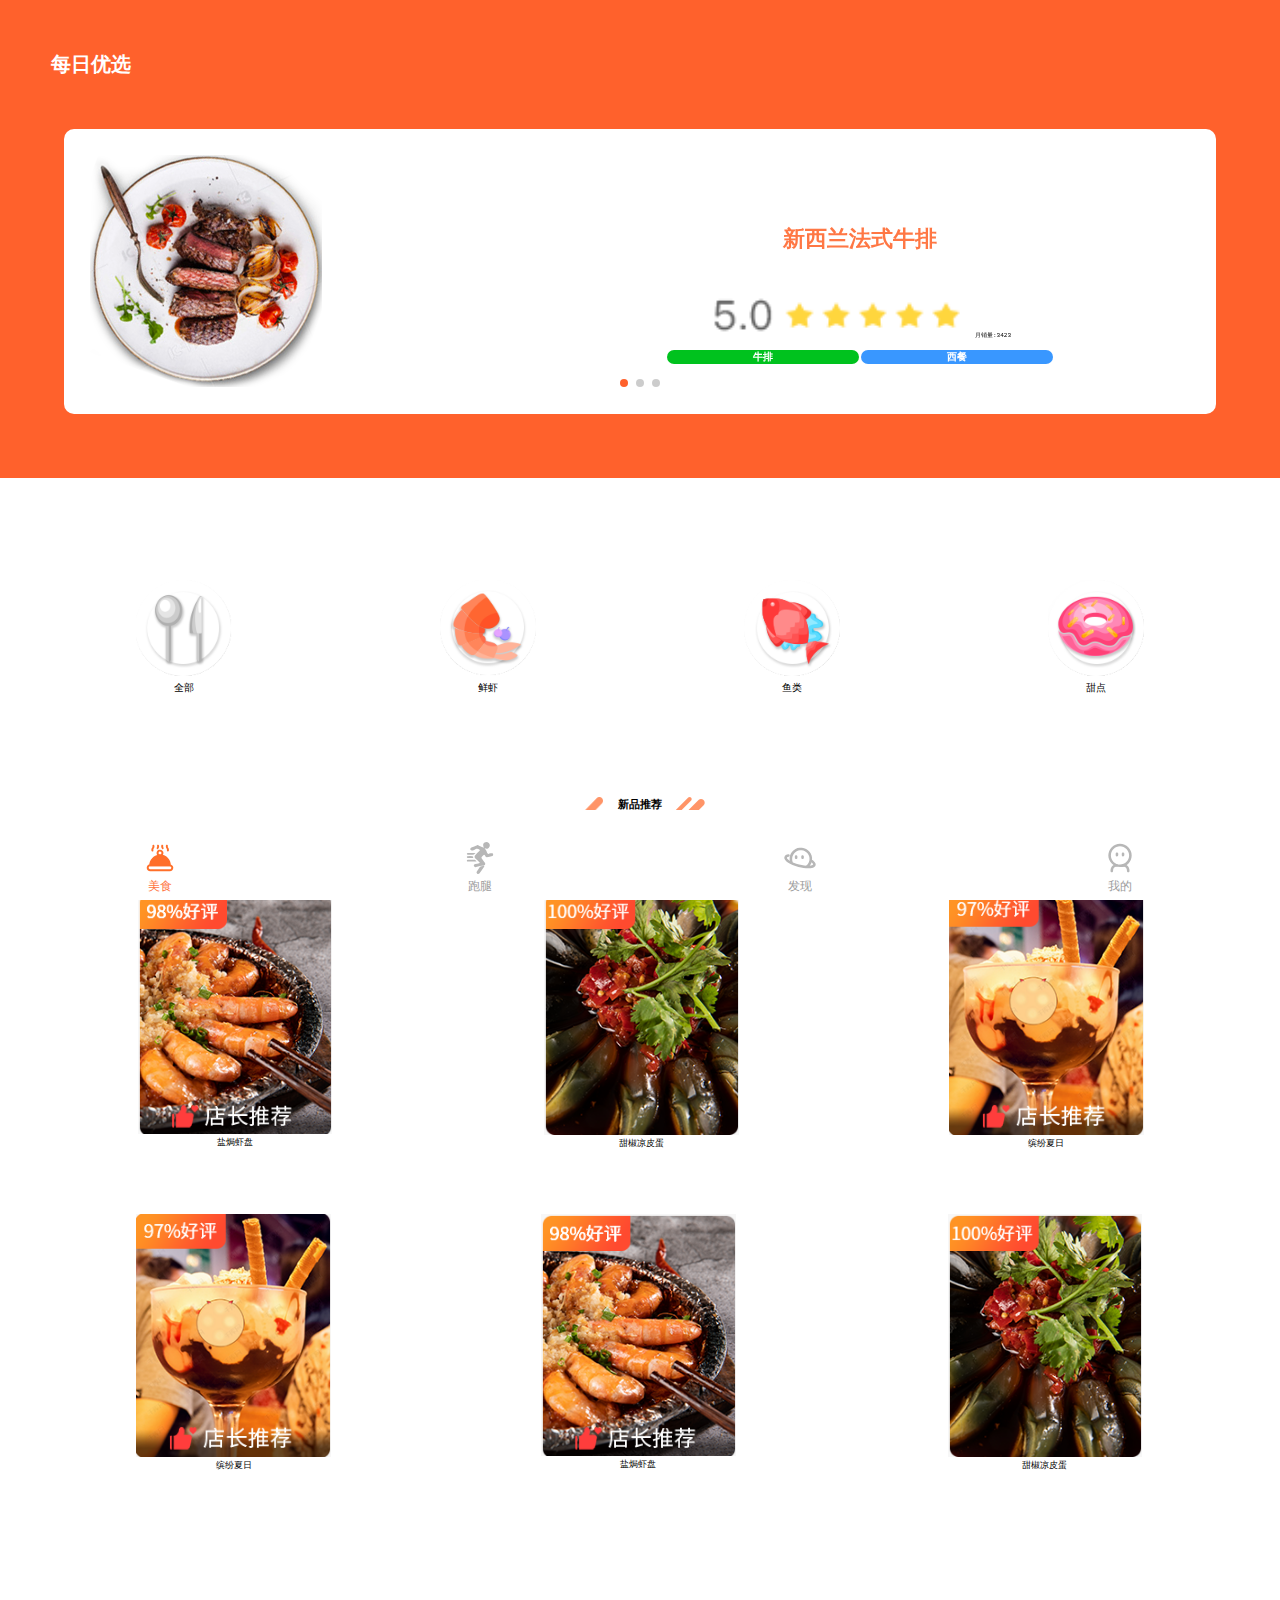
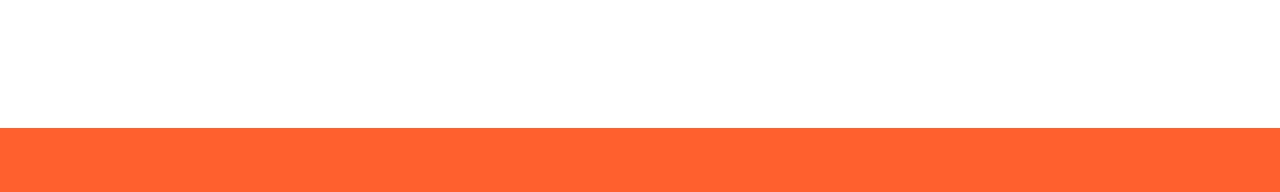
<file: index.html>
<!DOCTYPE html>
<html lang="en">

<head>
	<meta charset="UTF-8">
	<meta name="viewport"
		content="width=device-width, height=device-height,initial-scale=1.0, maximum-scale=1.0, minimum-scale=1.0, user-scalable=no">
	<meta http-equiv="X-UA-Compatible" content="ie=edge">
	<title>首页</title>
	<link rel="stylesheet" type="text/css" href="./css/swiper.css">
	<link rel="stylesheet" type="text/css" href="./css/swiper.min.css">
	<link rel="stylesheet" type="text/css" href="./css/index.css">
	<script src="js/swiper.js"></script>
	<script src="js/swiper.min.js"></script>
	<script src="js/jquery-1.9.1.min.js"></script>
	<script src="./js/b3.js"></script>
</head>

<body>
	<div class="mr-boder">
		<div class="mr-title">
			<p>每日优选</p>
		</div>

		<div class="swiper-containe" id="b3">
			<div class="swiper-wrapper">
				<div class="swiper-slide">
					<div class="mr-back">
						<!-- 搜索栏 -->
						<div class="tu"><img src="images/SY-XXLFSNP.png">
						</div>

						<!-- 优选栏 -->
						<div class="wz">
							<p>新西兰法式牛排</p>
							<div class="pjxl">
								<img src="images/5x.png">
								<samp>月销量:3423</samp>
							</div>
							<div class="bq" style="padding: 10px;">
								<button>牛排</button>
								<button>西餐</button>
							</div>
						</div>
					</div>
				</div>
				<div class="swiper-slide">
					<div class="mr-back">
						<!-- 搜索栏 -->
						<div class="tu"><img src="images/SY-XLX.png">
						</div>

						<!-- 优选栏 -->
						<div class="wz">
							<p>麻辣小龙虾</p>
							<div class="pjxl">
								<img src="images/5x.png">
								<samp>月销量:2123</samp>
							</div>
							<div class="bq" style="padding: 10px;">
								<button>香辣</button>
								<button>湘菜</button>
							</div>
						</div>
					</div>
				</div>
				<div class="swiper-slide">
					<div class="mr-back">
						<!-- 搜索栏 -->
						<div class="tu"><img src="images/SY-DPR.png">
						</div>

						<!-- 优选栏 -->
						<div class="wz">
							<p>东坡肉</p>
							<div class="pjxl">
								<img src="images/5x.png">
								<samp>月销量:3013</samp>
							</div>
							<div class="bq" style="padding: 10px;">
								<button>浙菜</button>
								<button>中餐</button>
							</div>
						</div>
					</div>
				</div>
			</div>
			<div class="swiper-pagination"></div>
		</div>
		<div class="hk"></div>
		<!-- 下面白盒子 -->
		<div class="xm">
			<!-- 分类栏 -->
			<div class="fl">
				<div class="xk">
					<a href="quanbufenglei.html">
						<div><img src="images/SY-QB.png"></div>
						<div><samp>全部</samp></div>
					</a>
				</div>
				<div class="xk">
					<a href="xianxia.html">
						<div><img src="images/SY-XX.png"></div>
						<div><samp>鲜虾</samp></div>
					</a>
				</div>
				<div class="xk">
					<a href="yulei.html">
						<div><img src="images/SY-YL.png"></div>
						<div><samp>鱼类</samp></div>
					</a>
				</div>
				<div class="xk">
					<a href="tiandian.html">
						<div><img src="images/SY-TD.png"></div>
						<div><samp>甜点</samp></div>
					</a>
				</div>
			</div>

			<!-- 推荐栏 -->
			<div class="xptj">
				<img src="images/SY-XP.png">
				<p>新品推荐</p>
				<img src="images/SY-TJ.png">
			</div>

			<!-- 推荐卡片 -->
			<div class="kp">
				<div class="kpxk">
					<div class="tp">
						<img src="images/SY-sp1.png">
					</div>
					<div class="wz"><samp>盐焗虾盘</samp></div>
				</div>

				<div class="kpxk">
					<div class="tp"><img src="images/SY-sp2.png">
					</div>
					<div class="wz"><samp>甜椒凉皮蛋</samp></div>
				</div>
				<div class="kpxk">
					<div class="tp"><img src="images/SY-sp3.png" style="width: 91.3%">
					</div>
					<div class="wz"><samp>缤纷夏日</samp></div>
				</div>
			</div>
			<div class="kp">
				<div class="kpxk">
					<div class="tp"><img src="images/SY-sp3.png" style="width: 91.3%">
					</div>
					<div class="wz"><samp>缤纷夏日</samp></div>
				</div>
				<div class="kpxk">
					<div class="tp">
						<img src="images/SY-sp1.png">
					</div>
					<div class="wz"><samp>盐焗虾盘</samp></div>
				</div>
				<div class="kpxk">
					<div class="tp"><img src="images/SY-sp2.png">
					</div>
					<div class="wz"><samp>甜椒凉皮蛋</samp></div>
				</div>

			</div>
		</div>
	</div>

	<!-- 导航栏 -->
	<div class="DHL">
		<ul>
			<li><a href="index.html"><img src="images/DHL-MS(XZ).png"></a><span style="color: #ff743f;">美食</span></li>
			<li><a href="paotui.html"><img src="images/DHL-PT(WXZ).png"></a><span>跑腿</span></li>
			<li><a href="faxian.html"><img src="images/DHL-FX(WXZ).png"></a><span>发现</span style="color: #ff743f;"></li>
			<li><a href="wode.html"><img src="images/DHL-WD(WXZ).png"></a><span>我的</span></li>
		</ul>
	</div>

</body>

</html>
</file>
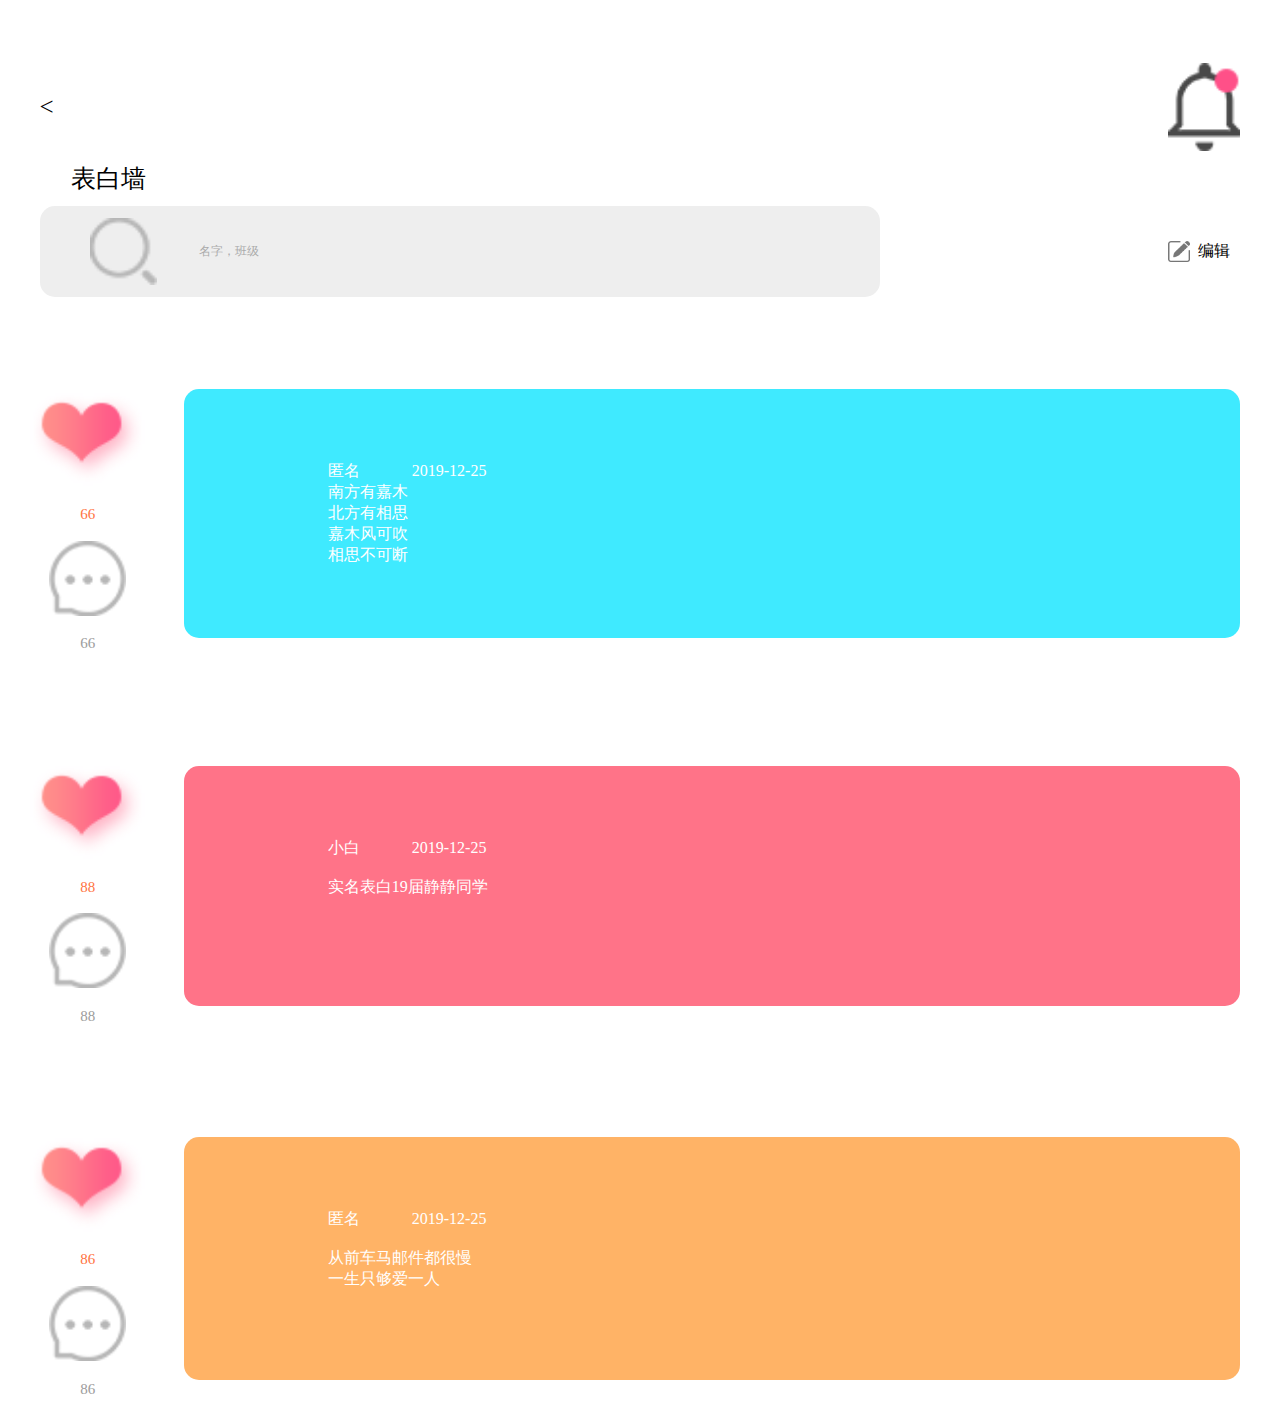
<file: biaobaiqiang.html>
<!DOCTYPE html>
<html lang="en">

<head>
    <meta charset="UTF-8">
    <meta name="viewport" content="width=device-width, initial-scale=1.0">
    <meta http-equiv="X-UA-Compatible" content="ie=edge">
    <title>表白墙</title>
    <link rel="stylesheet" type="text/css" href="./css/biaobaiqiang.css">
</head>

<body>
    <div class="top">
        <a href="faxian.html">
			&lt;</a> <img src="images/BBQ-TZ.png">
    </div>
    <span>表白墙</span>

    <!-- 搜索框 -->
    <div class="ss">
        <div class="zoubian">
            <img src="images/BBQ-SS.png">
            <span>名字，班级</span>
        </div>
        <div class="youbian">
            <img src="images/BBQ-BJ.png">&nbsp;&nbsp;编辑
        </div>
    </div>
    <!-- 表白内容 -->
    <div class="bb">
        <div class="dz">
            <ul>
                <li><img src="images/BBQ-DZ(XZ).png"><span>66</span>
                </li>
                <li><img src="images/BBQ-PJ.png"><span>66</span></li>
            </ul>
        </div>
        <div class="bbxq" style="background: #3feaff;">
            <ul>
                <li>匿名&nbsp;&nbsp;&nbsp;&nbsp;&nbsp;&nbsp;&nbsp;&nbsp;&nbsp;&nbsp;&nbsp;&nbsp;&nbsp;2019-12-25</li>
                <li>南方有嘉木</li>
                <li>北方有相思</li>
                <li>嘉木风可吹</li>
                <li>相思不可断</li>
            </ul>
        </div>
    </div>

    <!-- 表白内容 -->
    <div class="bb">
        <div class="dz">
            <ul>
                <li><img src="images/BBQ-DZ(XZ).png"><span>88</span>
                </li>
                <li><img src="images/BBQ-PJ.png"><span>88</span></li>
            </ul>
        </div>
        <div class="bbxq" style="background: #ff7388;">
            <ul>
                <li>小白&nbsp;&nbsp;&nbsp;&nbsp;&nbsp;&nbsp;&nbsp;&nbsp;&nbsp;&nbsp;&nbsp;&nbsp;&nbsp;2019-12-25</li>
                <li>&nbsp;&nbsp;&nbsp;&nbsp;&nbsp;&nbsp;</li>
                <li>实名表白19届静静同学</li>
                <li>&nbsp;&nbsp;&nbsp;&nbsp;&nbsp;&nbsp;</li>
                <li>&nbsp;&nbsp;&nbsp;&nbsp;&nbsp;&nbsp;</li>
            </ul>
        </div>
    </div>

    <!-- 表白内容 -->
    <div class="bb">
        <div class="dz">
            <ul>
                <li><img src="images/BBQ-DZ(XZ).png"><span>86</span>
                </li>
                <li><img src="images/BBQ-PJ.png"><span>86</span></li>
            </ul>
        </div>
        <div class="bbxq">
            <ul>
                <li>匿名&nbsp;&nbsp;&nbsp;&nbsp;&nbsp;&nbsp;&nbsp;&nbsp;&nbsp;&nbsp;&nbsp;&nbsp;&nbsp;2019-12-25</li>
                <li>&nbsp;&nbsp;&nbsp;&nbsp;&nbsp;&nbsp;</li>
                <li>从前车马邮件都很慢</li>
                <li>一生只够爱一人</li>
                <li>&nbsp;&nbsp;&nbsp;&nbsp;&nbsp;&nbsp;</li>
            </ul>
        </div>
    </div>

</body>

</html>
</file>
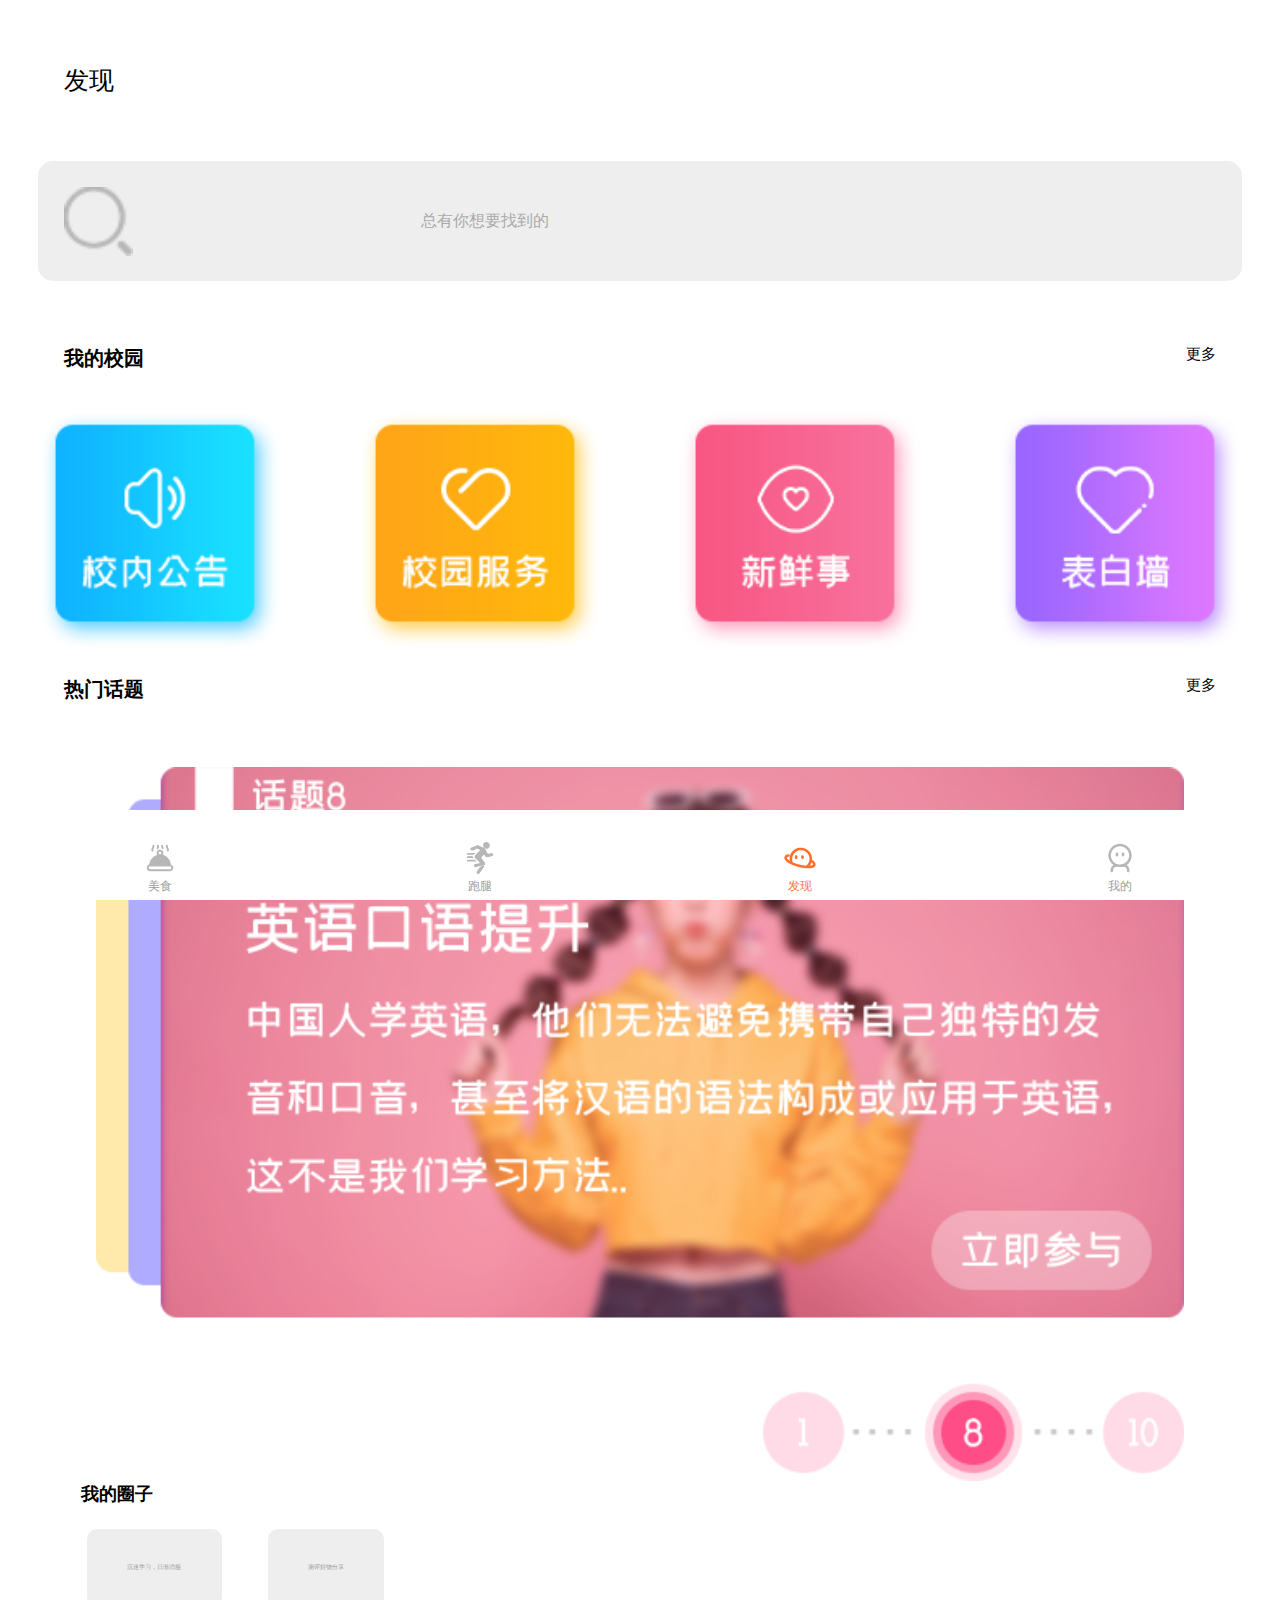
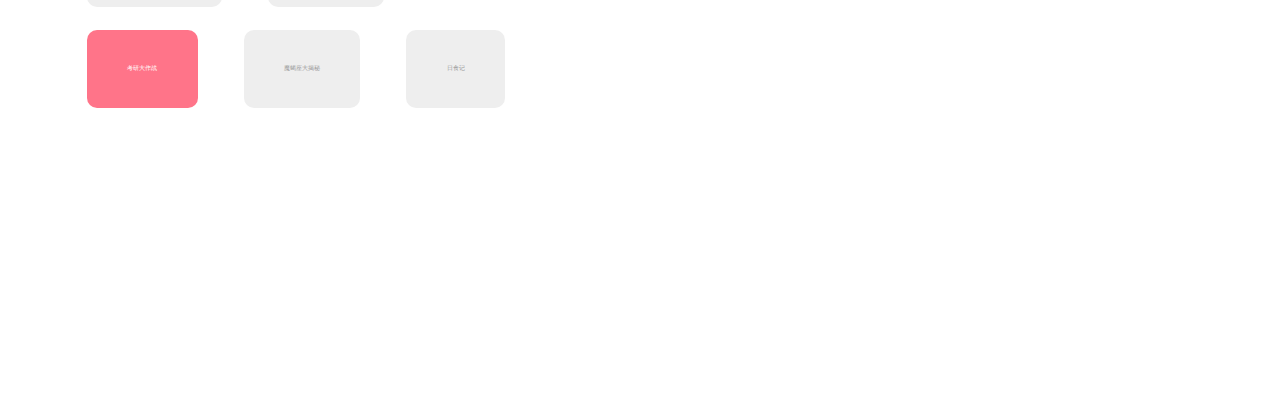
<file: faxian.html>
<!DOCTYPE html>
<html lang="en">

	<head>
		<meta charset="UTF-8">
		<meta name="viewport" content="width=device-width, initial-scale=1.0">
		<meta http-equiv="X-UA-Compatible" content="ie=edge">
		<title>发现</title>
		<link rel="stylesheet" type="text/css" href="./css/faxian.css">


	</head>

	<body>
		<p class="fx">发现</p>
		<!-- 搜索框 -->
		<div class="ss">
			<img src="images/BBQ-SS.png">
			<span>总有你想要找到的</span>
		</div>
		<!-- 标题1 -->
		<div class="xy"><span>我的校园</span><span>更多</span></div>
		<div class="wdxy">
			<ul>
				<li><img src="images/FX-XNGG.png" width="75%"></li>
				<li><img src="images/FX-XYFW.png" width="75%"></li>
				<li><img src="images/FX-XXS.png" width="75%"></li>
				<li><a href="biaobaiqiang.html"><img src="images/FX-BBQ.png"></a></li>
			</ul>
		</div>
		<!-- 标题2 -->
		<div class="rmht"><span>热门话题</span><span>更多</span></div>
		<div class="htzp"><img src="images/FX-RMHT.png"></div>
		<div class="qz">
			<span>我的圈子</span>
			<ul class="qz1">
				<li>沉迷学习，日渐消瘦</li>
				<li>测评好物分享</li>
			</ul>
			<ul class="qz2">
				<li>考研大作战</li>
				<li>魔蝎座大揭秘</li>
				<li>日食记</li>
			</ul>
		</div>
		<!-- 导航栏 -->
		<div class="DHL">
			<ul>
				<li><a href="index.html"><img src="images/DHL-MS(WXZ).png"></a><span>美食</span></li>
				<li><a href="paotui.html"><img src="images/DHL-PT(WXZ).png"></a><span>跑腿</span></li>
				<li><a href="faxian.html"><img src="images/DHL-FX(XZ).png"></a><span style="color: #ff743f;">发现</span style="color: #ff743f;"></li>
				<li><a href="wode.html"><img src="images/DHL-WD(WXZ).png"></a><span>我的</span></li>
			</ul>
		</div>
	</body>

</html>
</file>
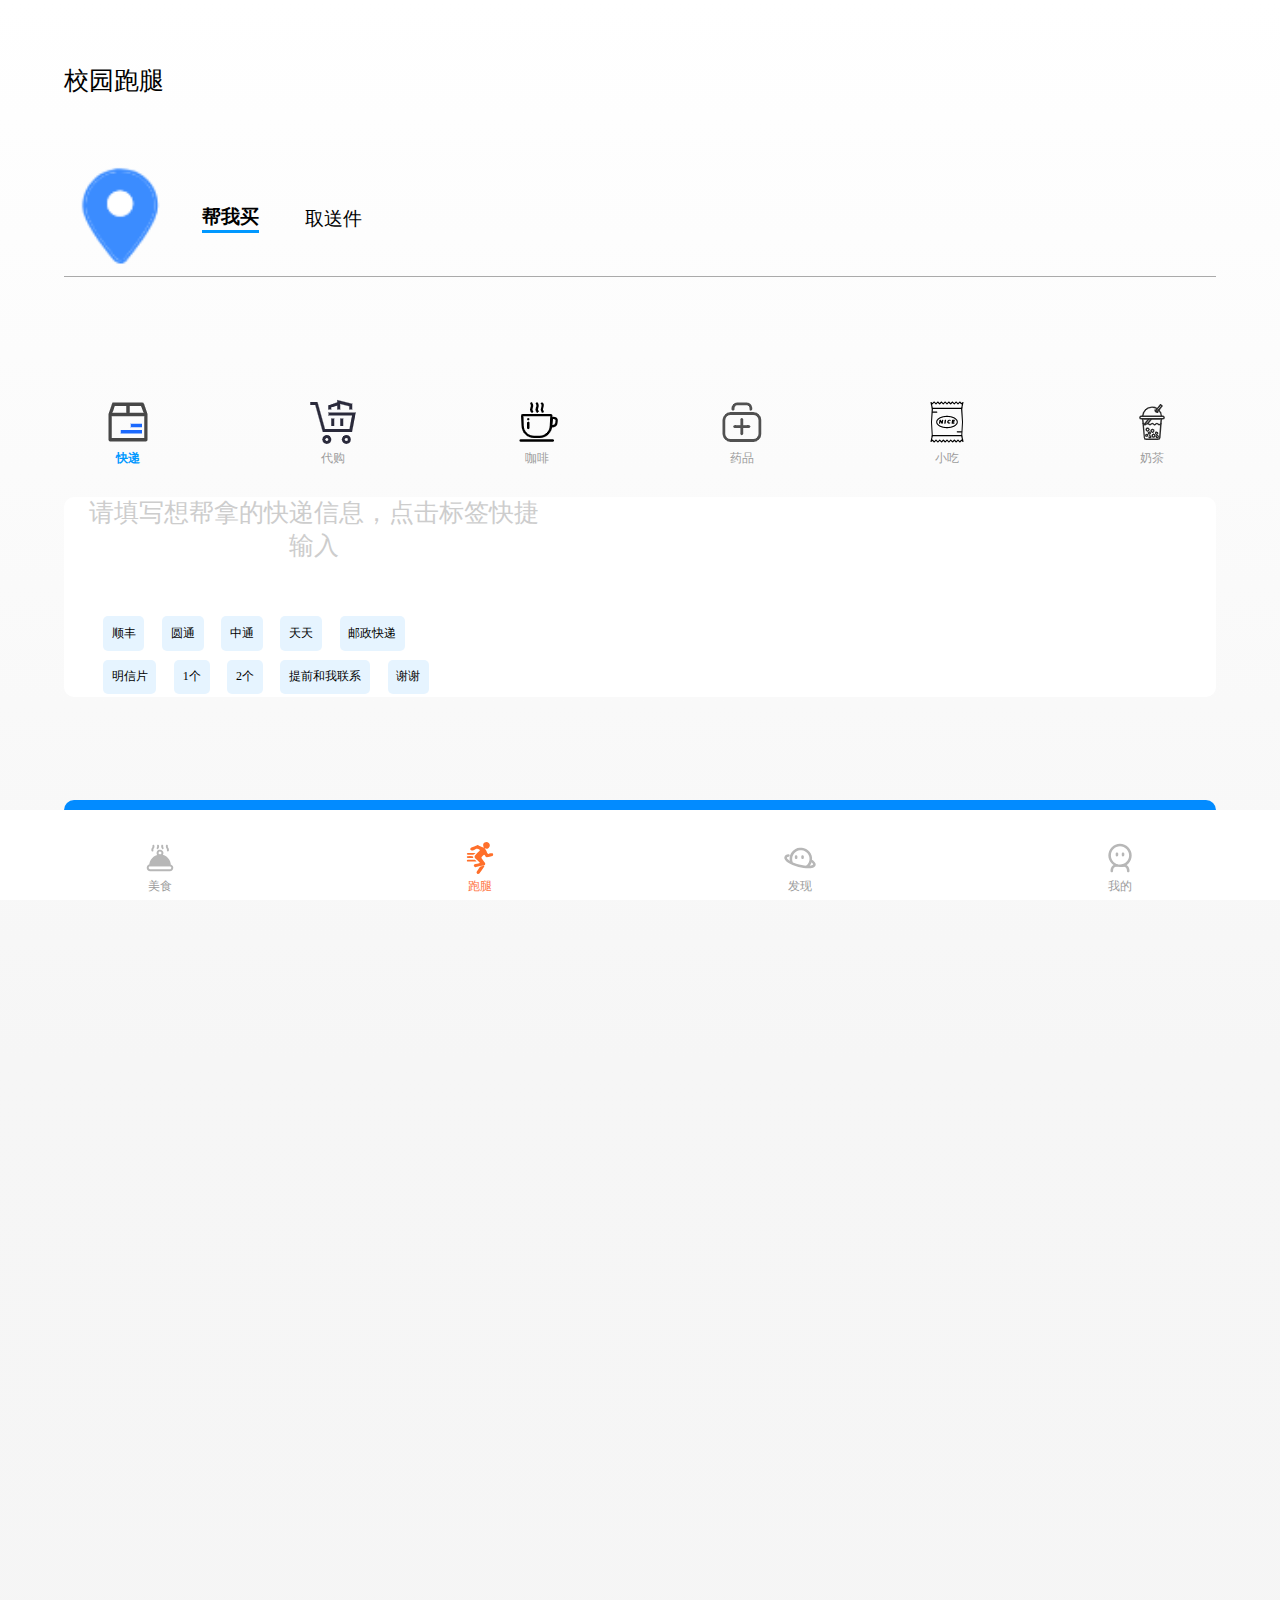
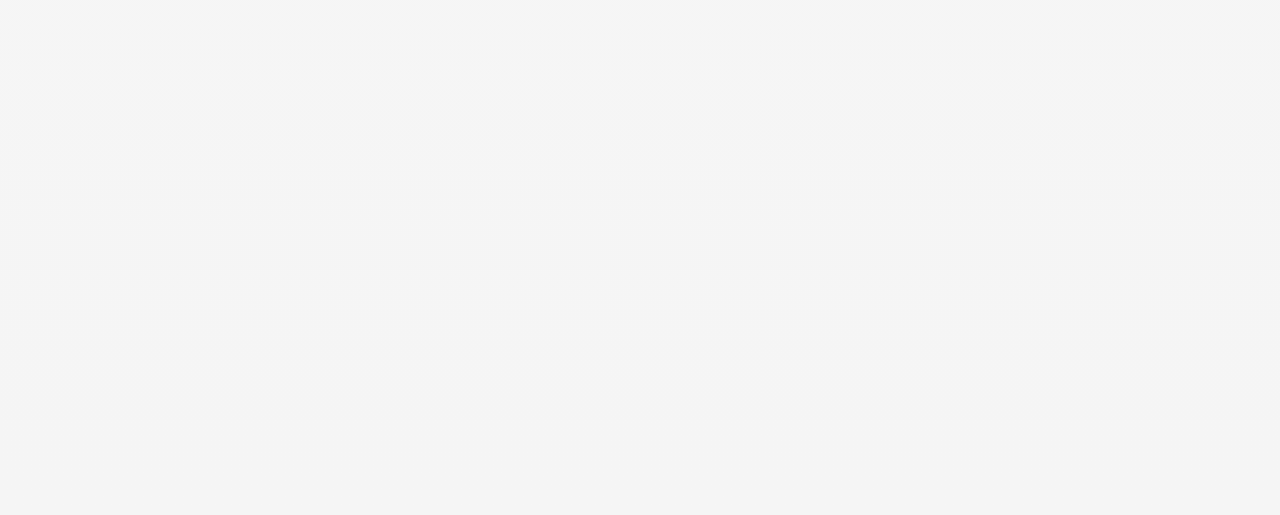
<file: paotui.html>
<!DOCTYPE html>
<html lang="en">

<head>
    <meta charset="UTF-8">
    <meta name="viewport" content="width=device-width, initial-scale=1.0">
    <meta http-equiv="X-UA-Compatible" content="ie=edge">
    <title>跑腿</title>
    <link rel="stylesheet" type="text/css" href="./css/paotui.css">
</head>

<body>
    <p>校园跑腿</p>
    <div class="bwm">
        <img src="images/PT-DW.png">
        <span class="bw">帮我买</span>
        <span>取送件</span>
    </div>
    <!-- 分类栏 -->
    <div class="kd">
        <ul>
            <li><img src="images/PT-KD1.png" ><span>快递</span></li>
            <li><img src="images/PT-DG2.png"><span>代购</span></li>
            <li><img src="images/PT-KF2.png"><span>咖啡</span></li>
            <li><img src="images/PT-YP2.png"><span>药品</span></li>
            <li><img src="images/PT-XC2.png"><span>小吃</span></li>
            <li><img src="images/PT-NC2.png"><span>奶茶</span></li>
        </ul>
    </div>

    <!-- 快递栏 -->
    <div class="qj">
        <div>
            <p class="qjxx">
                请填写想帮拿的快递信息，点击标签快捷输入</p>
            <ul class="kuai" >
                <li>顺丰</li>
                <li>圆通</li>
                <li>中通</li>
                <li>天天</li>
                <li>邮政快递</li>
            </ul>
            <ul class="kuai">
                <li>明信片</li>
                <li>1个</li>
                <li>2个</li>
                <li>提前和我联系</li>
                <li>谢谢</li>
            </ul>
        </div>
    </div>
    <div class="qxd">
        <a>去下单</a>
    </div>

    <!-- 导航栏 -->
    <div class="DHL">
        <ul>
            <li><a href="index.html"><img src="images/DHL-MS(WXZ).png"></a><span>美食</span></li>
            <li><a href="paotui.html"><img src="images/DHL-PT(XZ).png"></a><span style="color: #ff743f;">跑腿</span
                    style="color: #ff743f;"></li>
            <li><a href="faxian.html"><img src="images/DHL-FX(WXZ).png"></a><span>发现</span></li>
            <li><a href="wode.html"><img src="images/DHL-WD(WXZ).png"></a><span>我的</span></li>
        </ul>
    </div>
</body>

</html>
</file>
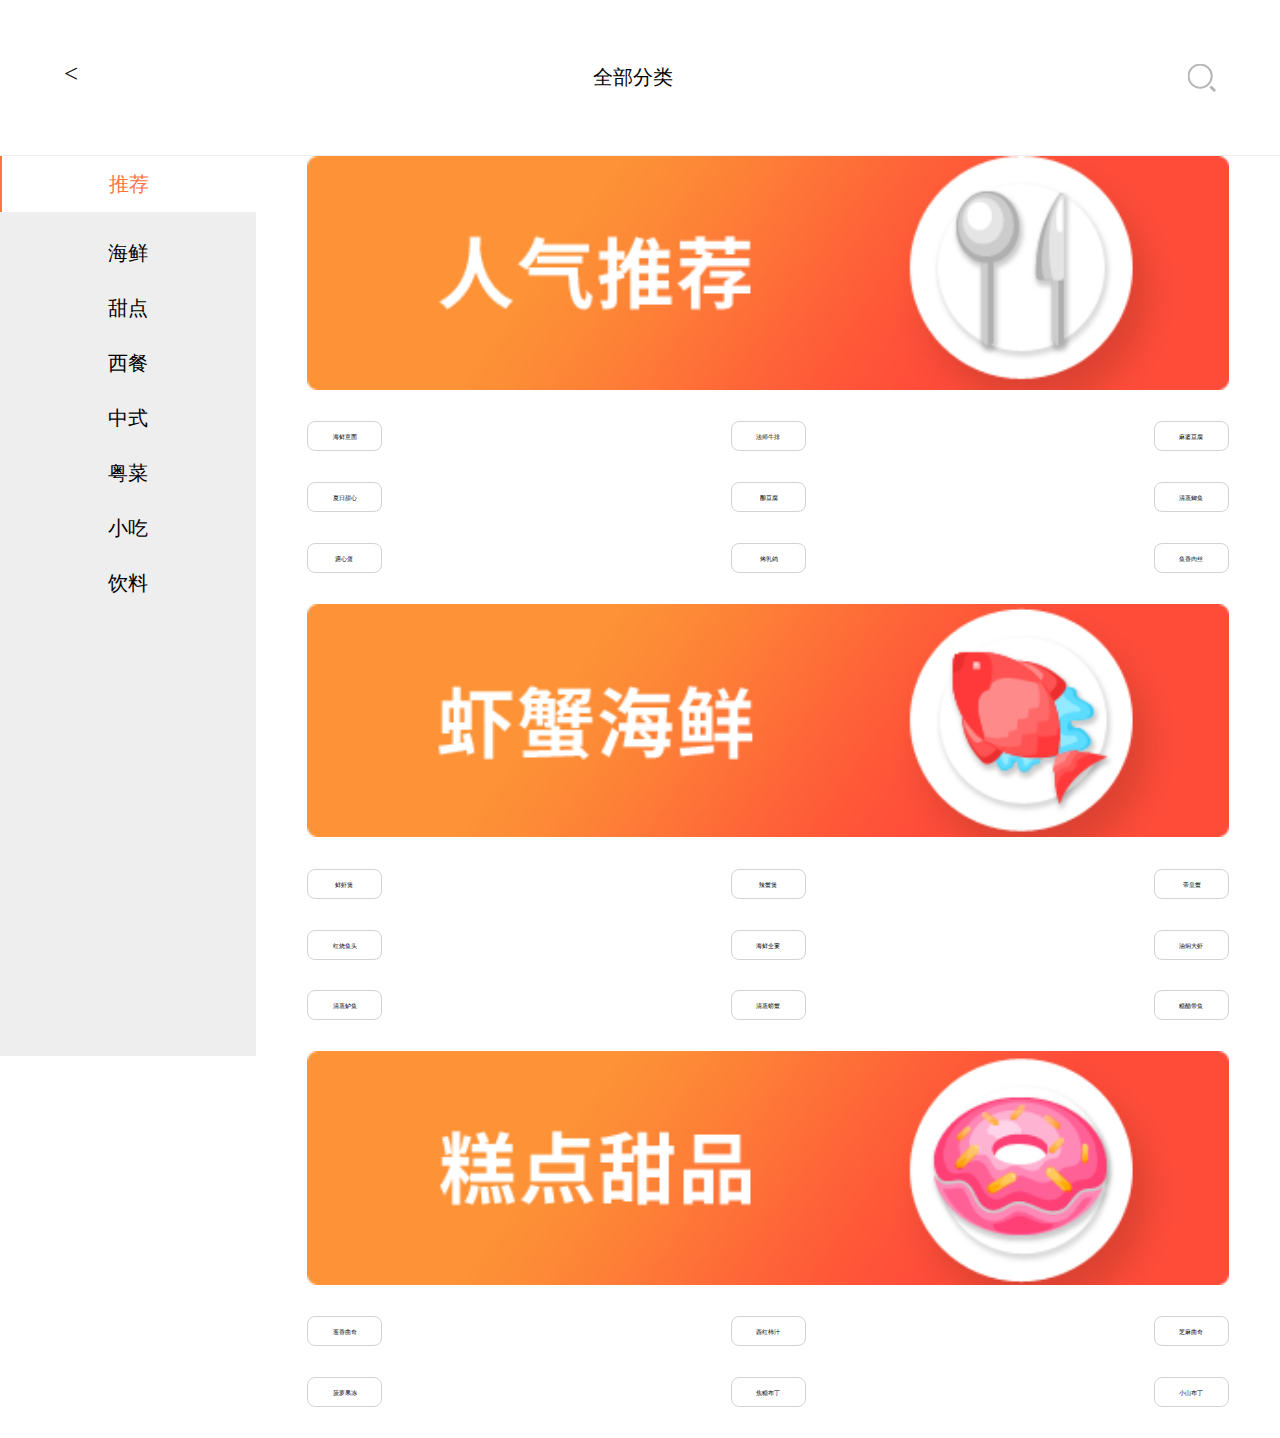
<file: quanbufenglei.html>
<!DOCTYPE html>
<html lang="en">

<head>
    <meta charset="UTF-8">
    <meta name="viewport"
        content="width=device-width, height=device-height,initial-scale=1.0, maximum-scale=1.0, minimum-scale=1.0, user-scalable=no">
    <meta http-equiv="X-UA-Compatible" content="ie=edge">
    <title>全部分类</title>
    <link rel="stylesheet" type="text/css" href="./css/quanbufenglei.css">
</head>


<body>
    <div class="qbfl">
        <a href="index.html">&lt;</a>
        <span>全部分类</span>
        <img src="images/BBQ-SS.png" style="float: right;">
    </div>
    <div class="xian"></div>
    <!-- 左边导航栏 -->
    <div class="zuobian">
        <ul>
            <li>推荐</li>
            <li>海鲜</li>
            <li>甜点</li>
            <li>西餐</li>
            <li>中式</li>
            <li>粤菜</li>
            <li>小吃</li>
            <li>饮料</li>
        </ul>
    </div>
	
    <!-- 右边导航栏 -->
    <div class="youbian">
        <!-- 推荐 -->
        <div class="xq">
            <img src="images/QBFL-RQTJ.png">
            <div class="xqk">
                <span>海鲜意面</span>
                <span>法师牛排</span>
                <span>麻婆豆腐</span>
            </div>
            <div class="xqk">
                <span>夏日甜心</span>
                <span>&nbsp;&nbsp;酿豆腐&nbsp;</span>
                <span>清蒸鲫鱼</span>
            </div>
            <div class="xqk">
                <span>&nbsp;溏心蛋&nbsp;&nbsp;</span>
                <span>&nbsp;&nbsp;烤乳鸽&nbsp;</span>
                <span>鱼香肉丝</span>
            </div>
        </div>
        <!-- 海鲜 -->
        <div class="xq">
            <img src="images/QBFL-XXHX.png">

            <div class="xqk">
                <span>&nbsp;鲜虾煲&nbsp;&nbsp;</span>
                <span>&nbsp;&nbsp;辣蟹煲&nbsp;&nbsp;</span>
                <span>&nbsp;&nbsp;帝皇蟹&nbsp;</span>
            </div>
            <div class="xqk">
                <span>红烧鱼头</span>
                <span>海鲜全宴</span>
                <span>油焖大虾</span>
            </div>

            <div class="xqk">
                <span>清蒸鲈鱼</span>
                <span>清蒸螃蟹</span>
                <span>糖醋带鱼</span>
            </div>
        </div>
        <!-- 甜点 -->
        <div class="xq">
            <img src="images/QBFL-GDTD.png">

            <div class="xqk">
                <span>葱香曲奇</span>
                <span>西红柿汁</span>
                <span>芝麻曲奇</span>
            </div>
            <div class="xqk">
                <span>菠萝果冻</span>
                <span>焦糖布丁</span>
                <span>小山布丁</span>
            </div>
        </div>
    </div>

</body>

</html>
</file>
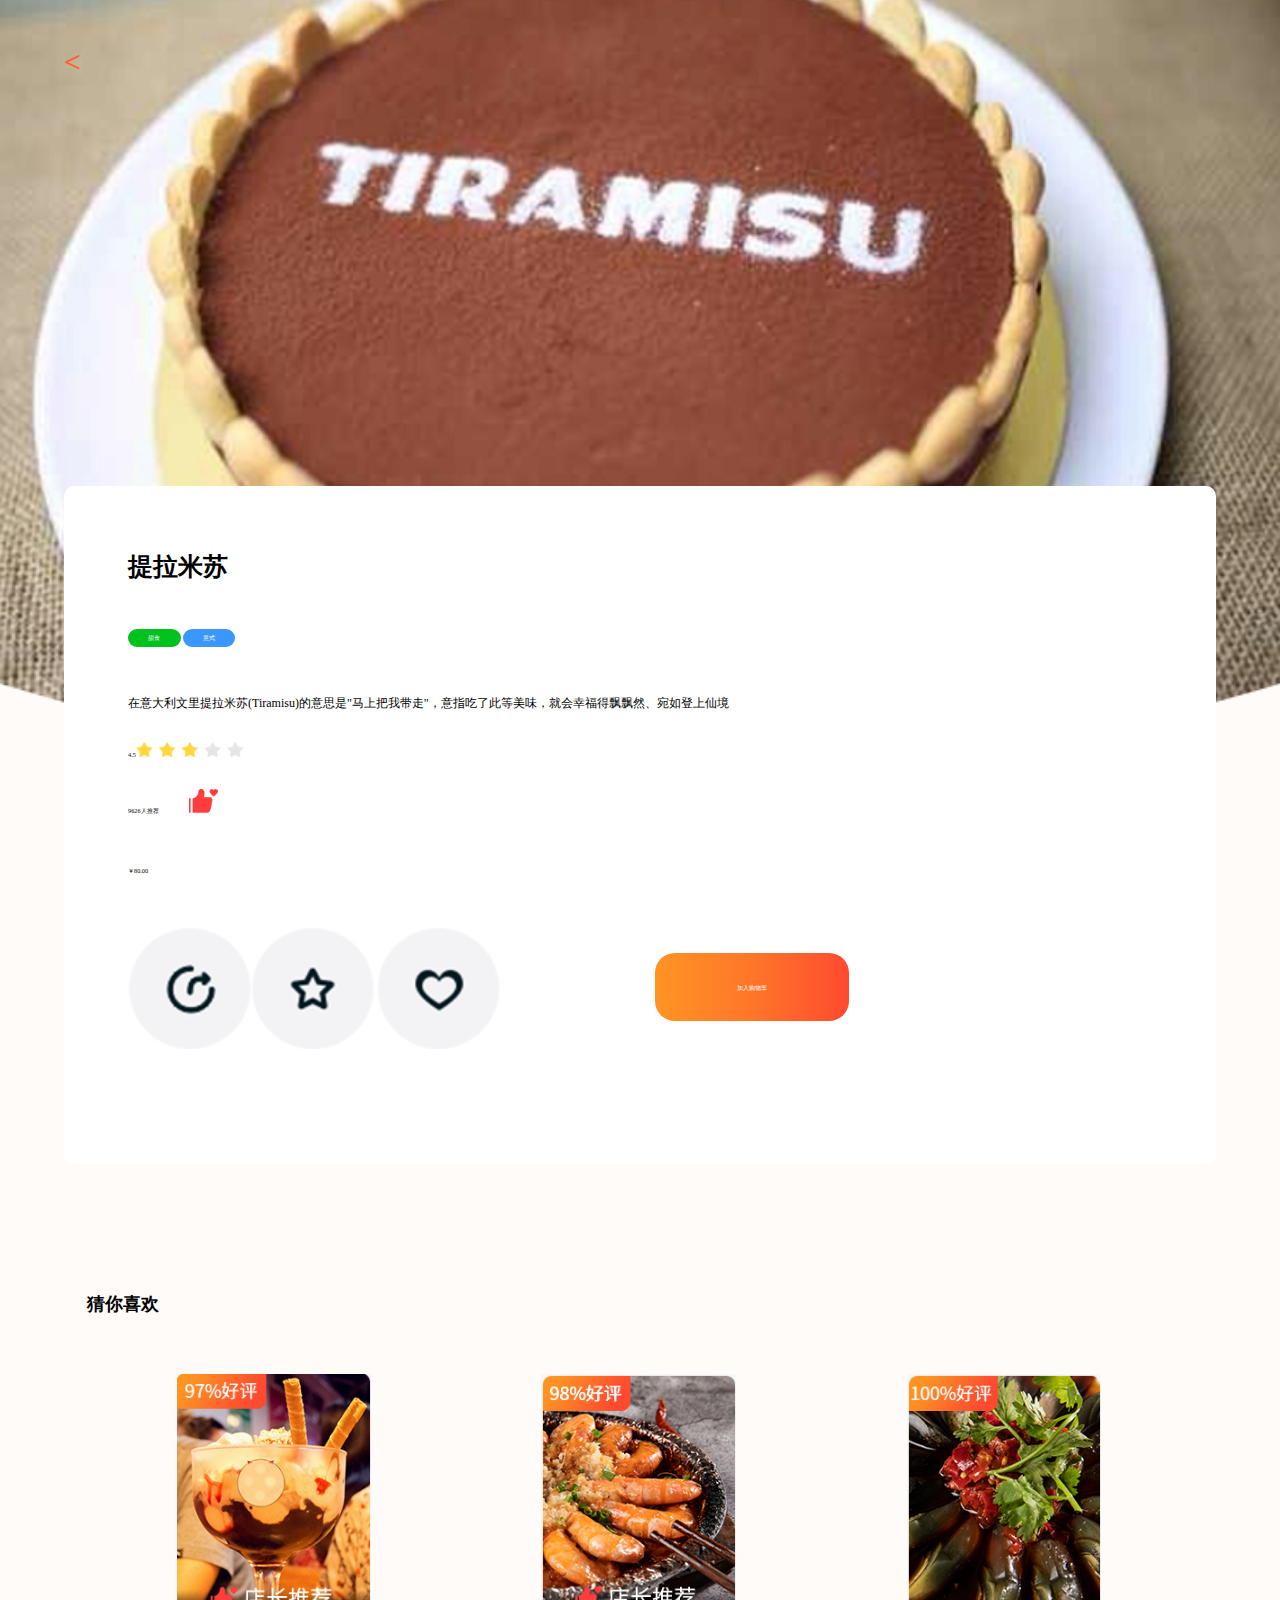
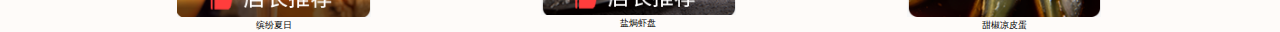
<file: tiandian.html>
<!DOCTYPE html>
<html lang="en">

	<head>
		<meta charset="UTF-8">
		<meta name="viewport" content="width=device-width, initial-scale=1.0">
		<meta http-equiv="X-UA-Compatible" content="ie=edge">
		<title>甜点</title>
		<link rel="stylesheet" type="text/css" href="./css/shiwuxiangqing.css">
	</head>

	<body>
		<div class="top">
			<a href="index.html">&lt;</a>
			<img src="images/TD-TOP.png">
		</div>
		<!-- 展示栏 -->
		<div class="lx">
			<ul>
				<li class="dbt">提拉米苏 </li>
				<li class="xbt">
					<a>甜食</a>
					<a>意式</a>
				</li>
				<li class="jj">
					在意大利文里提拉米苏(Tiramisu)的意思是"马上把我带走"，意指吃了此等美味，就会幸福得飘飘然、宛如登上仙境
				</li>
				<li class="pf">
					4.5<img src="images/SWXQ-XJ.png">
				</li>
				<li class="tj">
					9626人推荐<img src="images/SWXQ-DZ.png">
				</li>
				<li>
					￥80.00
				</li>
				<li class="xtb">
					<img src="images/SWXQ-FX.png">
					<img src="images/SWXQ-SC.png">
					<img src="images/SWXQ-XH.png">
					<a>加入购物车</a>
				</li>
			</ul>
		</div>
		<!-- 推荐栏 -->
		<div class="tp">
			<h1>猜你喜欢</h1>
			<div class="kp">
				<div class="kpxk">
					<div class="zp"><img src="images/SY-sp3.png" style="width: 91.3%">
					</div>
					<div class="wz"><samp>缤纷夏日</samp></div>
				</div>
				<div class="kpxk">
					<div class="zp">
						<img src="images/SY-sp1.png">
					</div>
					<div class="wz"><samp>盐焗虾盘</samp></div>
				</div>
				<div class="kpxk">
					<div class="zp"><img src="images/SY-sp2.png">
					</div>
					<div class="wz"><samp>甜椒凉皮蛋</samp></div>
				</div>
			</div>
		</div>
	</body>

</html>
</file>
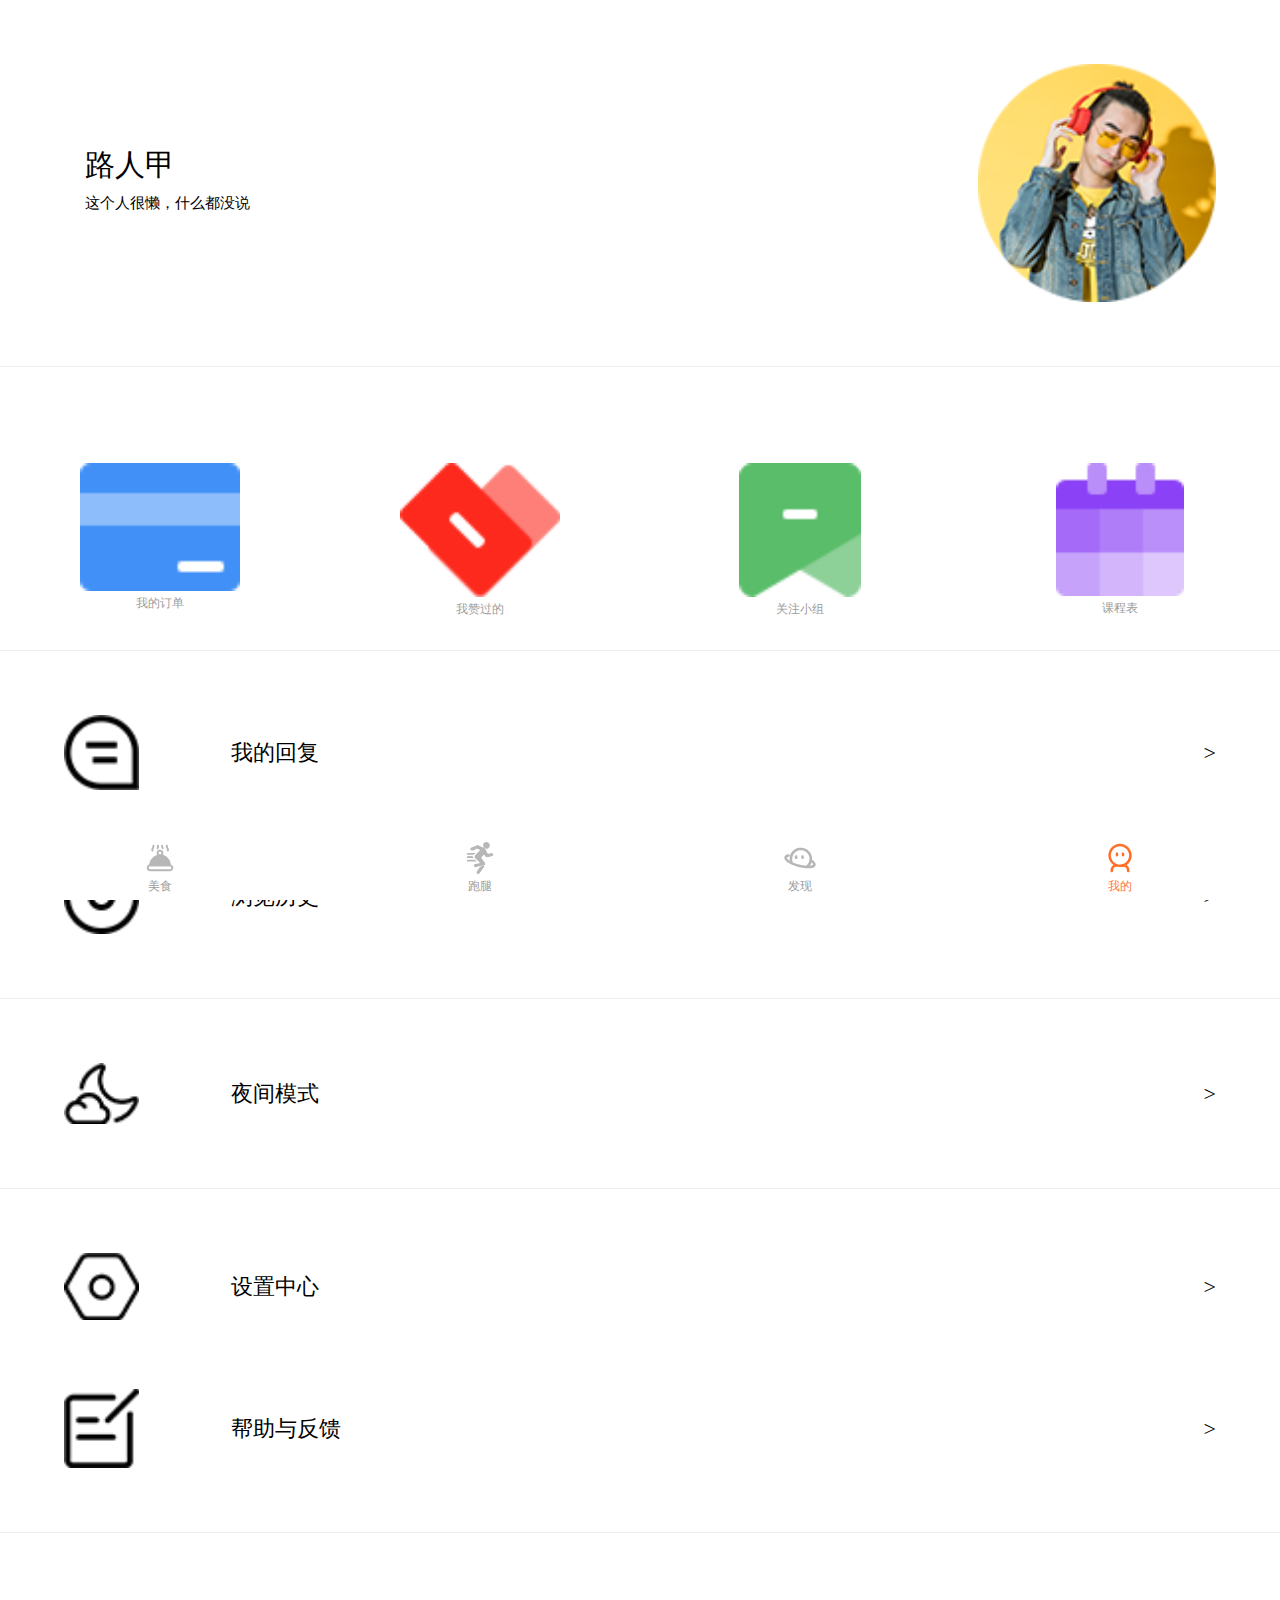
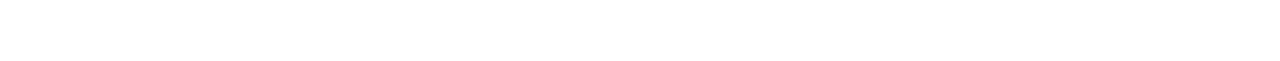
<file: wode.html>
<!DOCTYPE html>
<html lang="en">

	<head>
		<meta charset="UTF-8">
		<meta name="viewport" content="width=device-width, initial-scale=1.0">
		<meta http-equiv="X-UA-Compatible" content="ie=edge">
		<title>我的</title>
		<link rel="stylesheet" type="text/css" href="./css/wode.css">
	</head>

	<body>
		<!-- 顶部 -->	
		<div class="top">
			<ul>
				<li>路人甲</li>
				<li>这个人很懒，什么都没说</li>
			</ul>
			<img src="images/WD-TX.png">
		</div>
		<!-- 卡片栏 -->		
		<div class="ka">
			<ul>
				<li><img src="images/WDDD.png" width="50%"><span>我的订单</span></li>
				<li><img src="images/WD-WZGD.png" width="50%"><span>我赞过的</span></li>
				<li><img src="images/WD-XQXZ.png" width="38%"><span>关注小组</span></li>
				<li><img src="images/WD-KCB.png" width="40%"><span>课程表</span></li>
			</ul>
		</div>
		<!-- 功能栏 -->
		<div class="xian"></div>

		<div class="hang">
			<ul>
				<li><img src="images/WDHF.png">我的回复<span>&gt;</span></li>
				<li style="margin-top: 6%;"><img src="images/WD-LLLS.png">浏览历史<span>&gt;</span></li>
			</ul>
		</div>

		<div class="xian"></div>

		<div class="hang">
			<ul>
				<li><img src="images/WD-YJMS.png">夜间模式<span>&gt;</span></li>
			</ul>
		</div>

		<div class="xian"></div>

		<div class="hang">
			<ul>
				<li><img src="images/WD-SZZX.png">设置中心<span>&gt;</span></li>
				<li style="margin-top: 6%;"><img src="images/WD-BZFK.png">帮助与反馈<span>&gt;</span></li>
			</ul>
		</div>

		<div class="xian"></div>

		<!-- 导航栏 -->
		<div class="DHL">
			<ul>
				<li><a href="index.html"><img src="images/DHL-MS(WXZ).png"></a><span>美食</span></li>
				<li><a href="paotui.html"><img src="images/DHL-PT(WXZ).png"></a><span>跑腿</span></li>
				<li><a href="faxian.html"><img src="images/DHL-FX(WXZ).png"></a><span>发现</span></li>
				<li><a href="wode.html"><img src="images/DHL-WD(XZ).png"></a><span style="color: #ff743f;">我的</span></li>
			</ul>
		</div>
	</body>

</html>
</file>
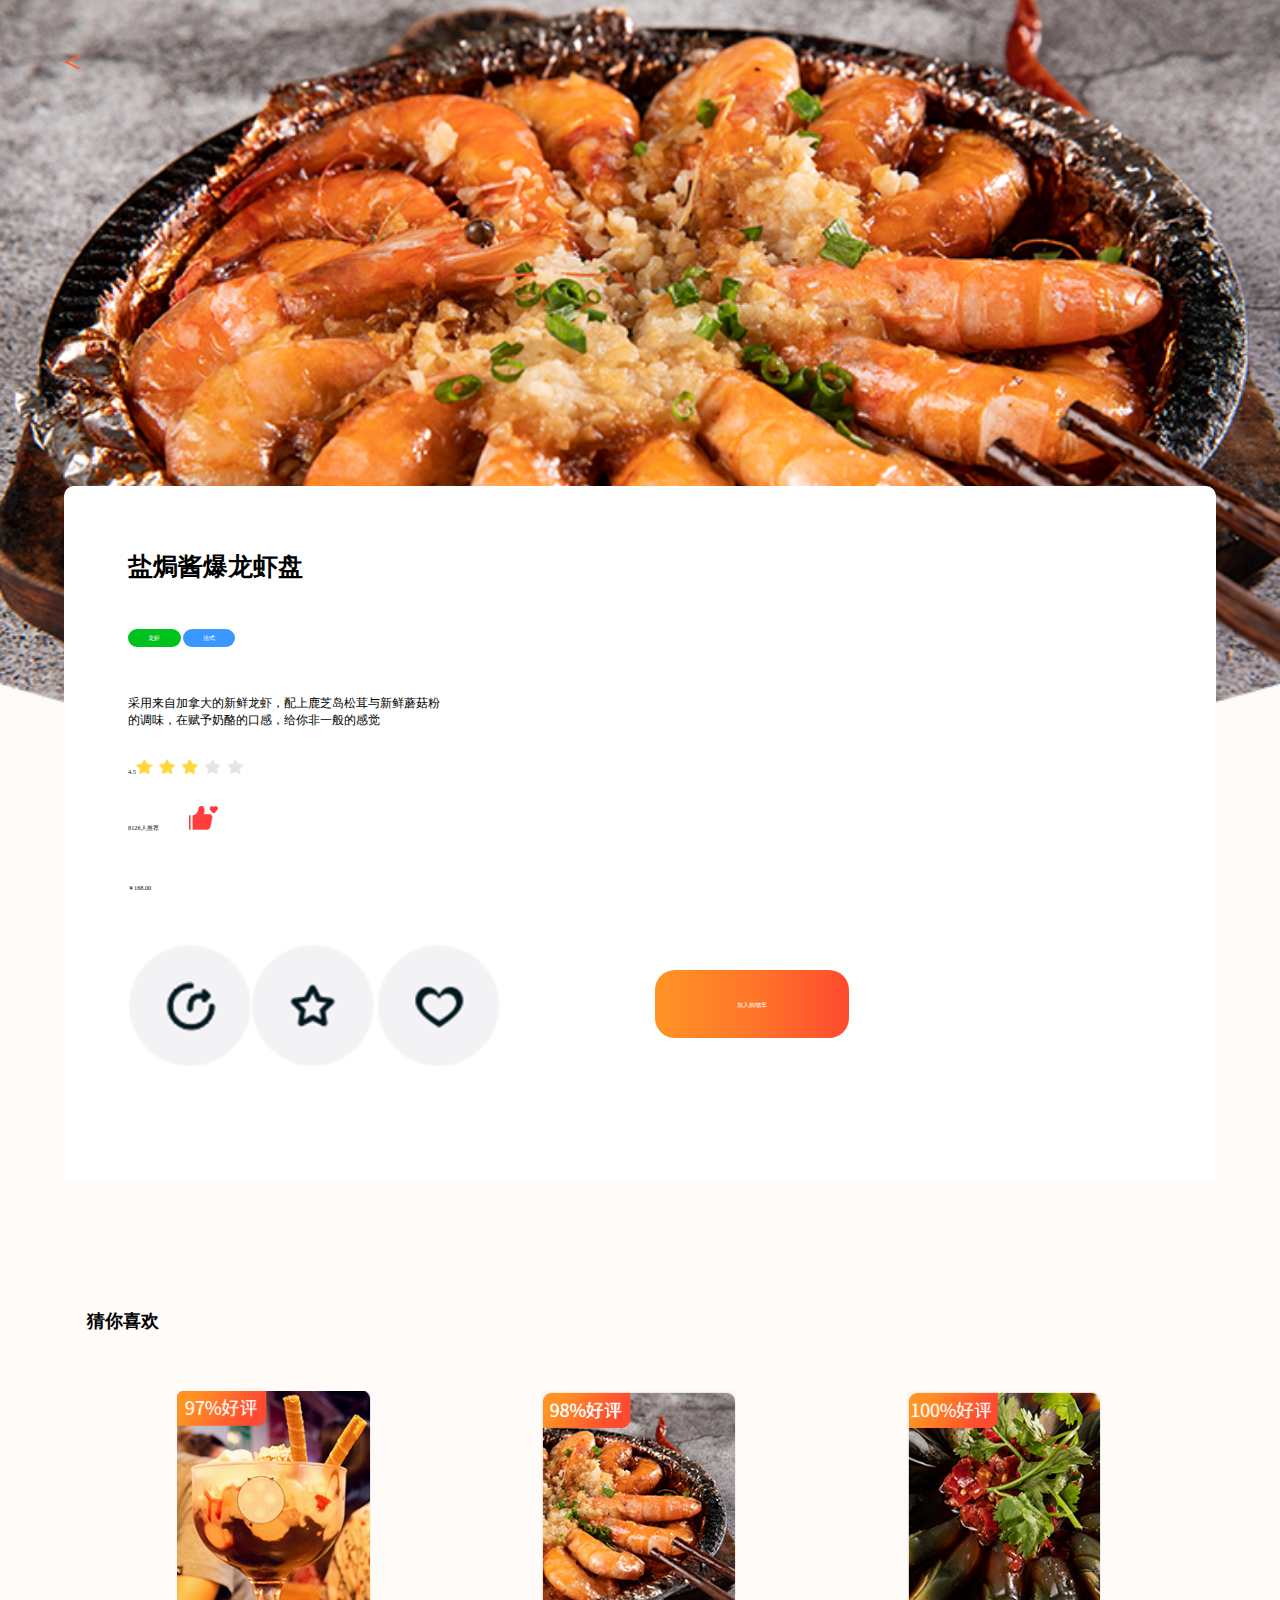
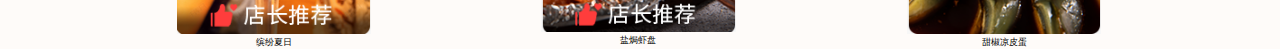
<file: xianxia.html>
<!DOCTYPE html>
<html lang="en">

	<head>
		<meta charset="UTF-8">
		<meta name="viewport" content="width=device-width, initial-scale=1.0">
		<meta http-equiv="X-UA-Compatible" content="ie=edge">
		<title>鲜虾</title>
		<link rel="stylesheet" type="text/css" href="./css/shiwuxiangqing.css">
	</head>

	<body>
		<div class="top">
			<a href="index.html">&lt;</a>
			<img src="images/SWXQ-TOP.png">
		</div>
		<!-- 展示栏 -->
		<div class="lx">
			<ul>
				<li class="dbt">盐焗酱爆龙虾盘</li>
				<li class="xbt">
					<a>龙虾</a>
					<a>法式</a>
				</li>
				<li class="jj">
					采用来自加拿大的新鲜龙虾，配上鹿芝岛松茸与新鲜蘑菇粉
				</li>
				<li class="jj">
					的调味，在赋予奶酪的口感，给你非一般的感觉
				</li>
				<li class="pf">
					4.5<img src="images/SWXQ-XJ.png">
				</li>
				<li class="tj">
					8126人推荐<img src="images/SWXQ-DZ.png">
				</li>
				<li>
					￥168.00
				</li>
				<li class="xtb">
					<img src="images/SWXQ-FX.png">
					<img src="images/SWXQ-SC.png">
					<img src="images/SWXQ-XH.png">
					<a>加入购物车</a>
				</li>
			</ul>
		</div>
		<!-- 推荐栏 -->
		<div class="tp">
			<h1>猜你喜欢</h1>
			<div class="kp">
				<div class="kpxk">
					<div class="zp"><img src="images/SY-sp3.png" style="width: 91.3%">
					</div>
					<div class="wz"><samp>缤纷夏日</samp></div>
				</div>
				<div class="kpxk">
					<div class="zp">
						<img src="images/SY-sp1.png">
					</div>
					<div class="wz"><samp>盐焗虾盘</samp></div>
				</div>
				<div class="kpxk">
					<div class="zp"><img src="images/SY-sp2.png">
					</div>
					<div class="wz"><samp>甜椒凉皮蛋</samp></div>
				</div>
			</div>
		</div>
	</body>

</html>
</file>
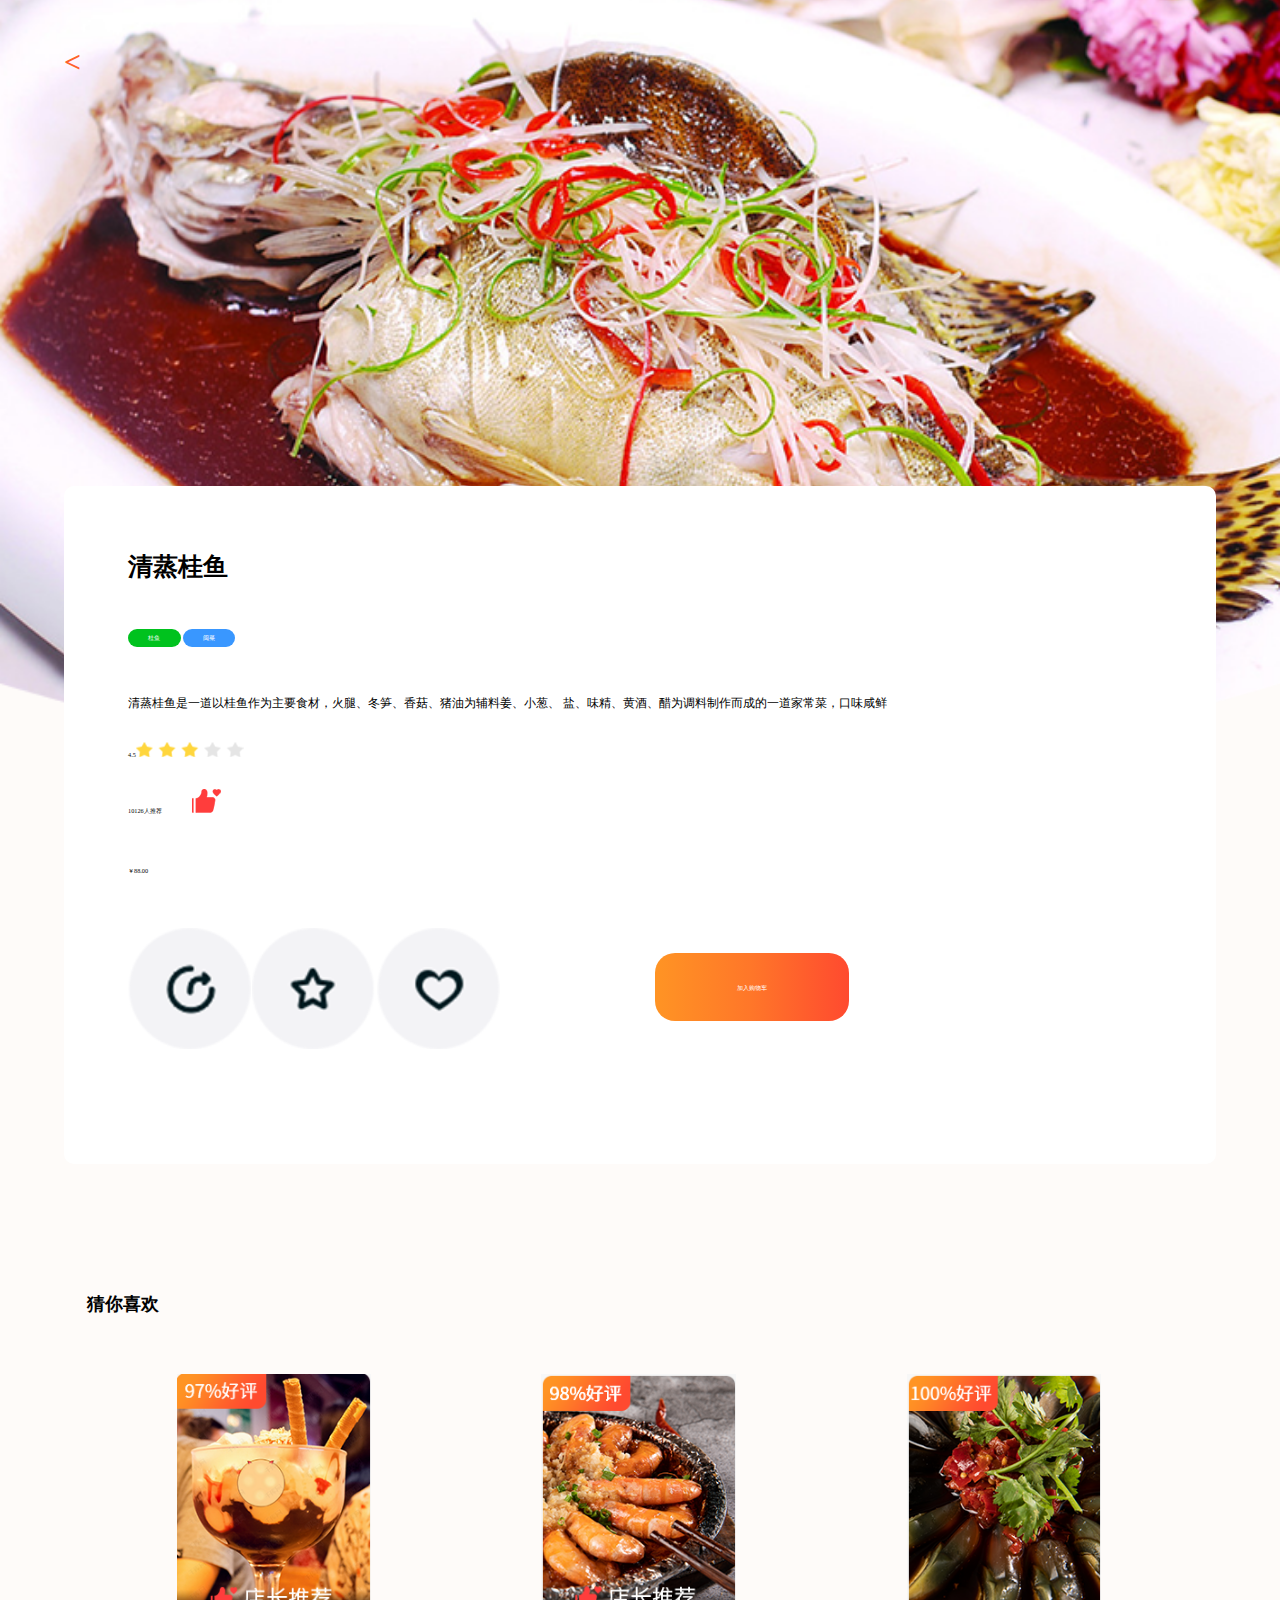
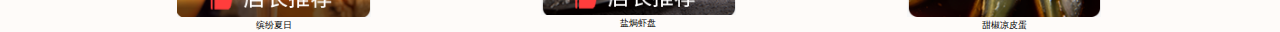
<file: yulei.html>
<!DOCTYPE html>
<html lang="en">

	<head>
		<meta charset="UTF-8">
		<meta name="viewport" content="width=device-width, initial-scale=1.0">
		<meta http-equiv="X-UA-Compatible" content="ie=edge">
		<title>鱼类</title>
		<link rel="stylesheet" type="text/css" href="./css/shiwuxiangqing.css">
	</head>

	<body>
		<div class="top">
			<a href="index.html">&lt;</a>
			<img src="images/YL-TOP.png">
		</div>
		<!-- 展示栏 -->
		<div class="lx">
			<ul>
				<li class="dbt">清蒸桂鱼</li>
				<li class="xbt">
					<a>桂鱼</a>
					<a>闽菜</a>
				</li>
				<li class="jj">
					清蒸桂鱼是一道以桂鱼作为主要食材，火腿、冬笋、香菇、猪油为辅料姜、小葱、 盐、味精、黄酒、醋为调料制作而成的一道家常菜，口味咸鲜
				</li>
				<li class="pf">
					4.5<img src="images/SWXQ-XJ.png">
				</li>
				<li class="tj">
					10126人推荐<img src="images/SWXQ-DZ.png">
				</li>
				<li>
					￥88.00
				</li>
				<li class="xtb">
					<img src="images/SWXQ-FX.png">
					<img src="images/SWXQ-SC.png">
					<img src="images/SWXQ-XH.png">
					<a>加入购物车</a>
				</li>
			</ul>
		</div>
		<!-- 推荐栏 -->
		<div class="tp">
			<h1>猜你喜欢</h1>
			<div class="kp">
				<div class="kpxk">
					<div class="zp"><img src="images/SY-sp3.png" style="width: 91.3%">
					</div>
					<div class="wz"><samp>缤纷夏日</samp></div>
				</div>
				<div class="kpxk">
					<div class="zp">
						<img src="images/SY-sp1.png">
					</div>
					<div class="wz"><samp>盐焗虾盘</samp></div>
				</div>
				<div class="kpxk">
					<div class="zp"><img src="images/SY-sp2.png">
					</div>
					<div class="wz"><samp>甜椒凉皮蛋</samp></div>
				</div>
			</div>
		</div>
	</body>

</html>
</file>
<file: css/index.css>
*{margin: 0;padding: 0;box-sizing: border-box;}
html,body{font-size: 62.5%;}
.mr-boder{width: 100%;height: 100%; background: #ff612c;padding-bottom: 5%;}
.mr-boder .mr-title p{color:#fff; font-size: 2rem; font-weight: bolder; padding: 4%;}
.mr-boder .mr-back{touch-action: none;width: 90%;background: #fff;border-radius: 10px; margin:0 auto;display: flex;justify-content: center;align-items: center;padding: 2%;}
.mr-boder .mr-back .tu{flex: 2;}
.mr-boder .mr-back .tu img{text-align: center;align-items: center;max-width: 90%;}
.mr-boder .mr-back .wz{flex: 3;padding-top: 5%;text-align: center;margin: 0 auto;}
.mr-boder .mr-back .wz .pjxl{align-items: center; margin-top: 6%; }
.mr-boder .mr-back .wz p{color: #ff7744; font-size: 2.2rem; font-weight: 600;}
.mr-boder .mr-back .wz img{width: 40%;display: inline}
.mr-boder .mr-back .wz samp{font-size: 1.2em;}
.mr-boder .mr-back .wz .bq button:first-child{width: 30%; color: #FFF; font-size: 1.6em; font-weight: 600; background: #00c21e; border: none; border-radius: 50px;}
.mr-boder .mr-back .wz .bq button:last-child{width: 30%; color: #FFF; font-size: 1.6em; font-weight: 600; background: #3997ff; border: none; border-radius: 50px;}
.mr-boder .hk{background: #ff612c;padding-bottom: 5%;}
.mr-boder .xm{width: 100%; background: #fff;padding-bottom: 15%;}
.mr-boder .xm .fl{width: 95%;margin: 0 auto;display: flex;justify-content: space-around;padding: 8% 0;font-size: 1.6em;}
.mr-boder .xm .fl .xk a{text-decoration: none;color: #000;}
.mr-boder .xm .fl .xk div{text-align: center;font-size: 1.2em;}
.mr-boder .xm .fl .xk div img{width: 80%;}
.mr-boder .xm .xptj{width: 50%;display: flex;justify-content: center;margin: 0% auto;padding-bottom: 5%;}
.mr-boder .xm .xptj img{max-width: 10%;}
.mr-boder .xm .xptj p{font-size:1.8em; font-weight: bolder;margin: 0% 2%;}
.mr-boder .xm .kp{width: 95%;display: flex;justify-content: space-around;margin: 0 auto;margin-bottom: 5%;}
.mr-boder .xm .kp .kpxk{text-align: center;}
.mr-boder .xm .kp .kpxk .tp{border-radius: 5px;}
.mr-boder .xm .kp .kpxk .tp img{width: 90%;}
.mr-boder .xm .kp .kpxk .wz{font-size: 1.8em;}
.my-bullet-active{background: #ff612c;opacity: 1;}

.swiper-containe{position: relative;overflow: hidden;}
.swiper-pagination{position: absolute;top: 88%;}

.DHL{background: #fff;position: fixed;bottom: 0;width: 100%;height: 10%;}
.DHL ul li{list-style: none;float: left;width: 25%;text-align: center;margin: 2.5% 0;font-size: 1.2rem;}
.DHL ul li span{content: "";clear: both;display: block;color: #9c9c9c;}
</file>
<file: css/biaobaiqiang.css>
html,body {font-size: 62.5%;}
.top {margin: 5% auto 0;display: flex;align-items: center;width: 95%;}
.top a {text-decoration: none;font-size: 2.5rem;color: black;}
.top img {width: 6%;margin-left: auto;}
span {font-size: 2.5rem;margin: 5%;line-height: 220%;}

.ss {display: flex;align-items: center;width: 95%;margin: 0 auto;}
.ss .zoubian {background: #eee;border-radius: 15px;color: #aaa;width: 70%;display: flex;align-items: center;padding: 1% 0;}
.ss .zoubian img {width: 8%;margin-left: 6%;}
.ss .zoubian span {font-size: 1.2rem;margin-top: 0;margin-bottom: 0;}
.ss .youbian {font-size: 1.6rem;margin-left: auto;display: flex;align-items: center;padding-right: 0;}
.ss .youbian img {width: 30%;}

.bb {clear: both;display: flex;align-items: center;width: 95%;margin: 0 auto;}
.bb .dz {flex: 1;margin-left: -4%;}
.bb .dz ul {margin-top: 50%;padding: 0;}
.bb .dz ul li {list-style: none;text-align: center;font-size: 1rem;}
.bb .dz ul li span {content: "";clear: both;display: block;color: #9c9c9c;font-size: 1.5rem;}
.bb .dz ul li:first-child span {color: #ff743f;font-size: 1.5rem;}
.bb .dz ul li:first-child img {width: 60%;}
.bb .dz ul li:last-child img {width: 40%;}

.bbxq {background: #ffb366;padding: 6% 12%;border-radius: 15px;float: right;margin-top: 5%;flex: 4;}
.bbxq ul,li {padding: 0;margin: 0;color: #fff;font-size: 1.6rem;}
.bbxq ul {list-style: none;overflow: hidden;position: relative;}
</file>
<file: css/faxian.css>
*{margin: 0;padding: 0;}
html,body{font-size: 62.5%;}
.fx{font-size: 2.5rem;margin: 5%;}
.ss {background: #eee;border-radius: 15px;color: #aaa;width: 90%;display: flex;align-items: center;margin: 0 auto;padding: 2%;font-size: 1.6rem;text-align: center;}
.ss img{margin-right: 25%;width: 6%;}
.xy{clear: both;padding-top: 5%;}
.xy span:first-child{margin-left: 5%;font-size: 2rem;font-weight: bold;}
.xy span:last-child{position: absolute;right: 5%;font-size: 1.5rem;}

.wdxy{margin: 3% 0;}
.wdxy ul{margin: 0;padding: 0;list-style: none;text-align: center;}
.wdxy ul li{float: left;width: 25%;}
.wdxy ul li:last-child a img{width: 75%;}

.rmht{clear: both;padding-top: 2%;}
.rmht span:first-child{margin-left: 5%;font-size: 2rem;font-weight: bold;}
.rmht span:last-child{position: absolute;right: 5%;font-size: 1.5rem;}

.htzp{text-align: center;padding-top: 5%;}
.htzp img{width: 85%;}

.qz{margin: 0 auto;padding-bottom: 30%;width: 90%;}
.qz span{font-size: 1.8rem;font-weight: bold;margin-left: 1.5%;}
.qz .qz1{list-style: none;}
.qz .qz2{list-style: none;clear: both;}
.qz .qz1 li{float: left;padding: 3% 3.5%;background: #eee;margin: 2%;border-radius: 10px;color: rgb(155, 155, 155);}
.qz .qz2 li{float: left;padding: 3% 3.5%;background: #eee;margin:0 2%;border-radius: 10px;color: rgb(155, 155, 155);}
.qz .qz2 li:first-child{background: rgb(255,116,137);color: #fff;}

.DHL{background: #fff;position: fixed;bottom: 0;width: 100%;height: 10%;}
.DHL ul li{list-style: none;float: left;width: 25%;text-align: center;margin: 2.5% 0;font-size: 1.2rem;}
.DHL ul li span{content: "";clear: both;display: block;color: #9c9c9c;}
</file>
<file: css/paotui.css>
*{margin: 0;padding: 0;box-sizing: border-box;}
html,body{font-size: 62.5%;}
body{background:-webkit-linear-gradient(top,#ffffff,#f6f6f6,#f5f5f5);margin-bottom: 100%;}
p{font-size: 2.5rem;margin: 5%;}
.bwm{width: 90%;margin: 0 auto;display: flex;align-items: center;border-bottom:solid 1px #aaa;}
.bwm .bw{font-weight: bold;border-bottom: solid 3px #0198ff;}
.bwm span{font-size: 1.9rem;margin: 0 2%;} 
.bwm img{width: 10%;}

.kd{margin: 7% 2%;}
.kd ul li{list-style: none;float: left;width: 16.66%;text-align: center;margin: 2.5% 0;font-size: 1.2rem;}
.kd ul li span{content: "";clear: both;display: block;color: #9c9c9c;}
.kd ul li:first-child span{font-weight: bold;color:  #0198ff;}

.qj{margin: 0 auto;text-align: center;width: 90%;border-radius: 10px;height: 20rem;background: #fff;clear: both;display: flex;align-items: center;}
.qj .qjxx{color: #cdcdcd;width: 90%;margin: 0 auto;font-size: 2.5rem;}
.qj ul{clear: both;margin: 0;padding: 0;list-style: none;}
.qj ul li{float: left;}
.qj .kuai{margin: 10% 6% 0;}
.qj .kuai li{background: #e6f4ff;padding: 2%;margin: 1% 2%;font-size: 1.2rem;border-radius: 5px;}
.qxd{margin:8% auto;width: 90%;text-align: center;}
.qxd a{color: #fff;background: #028bff;border-radius: 10px;display: block;width: 100%;height: 3.5rem;line-height: 3.5rem;}

.DHL{background: #fff;position: fixed;bottom: 0;width: 100%;height: 10%;}
.DHL ul li{list-style: none;float: left;width: 25%;text-align: center;margin: 2.5% 0;font-size: 1.2rem;}
.DHL ul li span{content: "";clear: both;display: block;color: #9c9c9c;}
</file>
<file: css/quanbufenglei.css>
*{margin: 0;padding: 0;box-sizing: border-box;}
html,body{font-size: 62.5%;width: 100%;height: 100%;}
.xian{border-bottom:1px solid #eeeeee;}
.qbfl{margin: 5% 5%;text-align: center;}
.qbfl a{font-size: 2.5rem;text-decoration: none;color: black;float: left;line-height: 2rem;}
.qbfl span{font-size: 2rem;}
.baoze{text-align: center;}
.youbian{float: left;width: 80%;}
.youbian .xq{text-align: center;}
.youbian .xq img{width: 90%;}

.zuobian{background: #eeeeee;list-style: none;width: 20%;text-align: center;float: left;height: 100%;}
.zuobian ul li{margin: 2.8rem 0;font-size: 2rem;}
.zuobian ul li:first-child{color: #ff743f;border-left: 2px solid #ff743f;background: #fff;line-height: 5.6rem;margin: 0 auto;}
.youbian .xqk span{border: solid 1px #d3d3d3;border-radius: 8px;display: block;width: 7.5rem;height: 3rem;line-height: 3rem;}
.youbian .xqk{margin: 3% auto;display: flex;justify-content: space-between;width: 90%;}
</file>
<file: css/shiwuxiangqing.css>
*{margin: 0;padding: 0;}
body{background: #fefbf9;}
html,body{font-size: 62.5%;}
.top{margin: 0;padding: 0;width: 100%;}
.top a{float: left;font-size: 3rem;color: #ff612c;position: absolute;top: 5%;left: 5%;text-decoration: none;font-weight: bold;}
.top img{width: 100%;position: absolute;top: -10%;z-index: -1;margin: 0%;}

.tp .kp{width: 95%;display: flex;justify-content: space-around;margin: 0 auto;}
.tp .kp .kpxk{text-align: center;}
.tp .kp .kpxk .zp{border-radius: 5px;}
.tp .kp .kpxk .zp img{width: 90%;}
.tp .kp .kpxk .wz{font-size: 1.8em;}

.lx{background: #fff;width:80%;margin: 38% auto;border-radius: 10px;padding: 5%;margin-bottom: 10%;}
.lx ul{list-style: none;}
.lx .dbt{font-size: 2.5rem;font-weight: bold;}
.lx .xbt{margin:5% 0;}
.lx .xbt a:first-child{padding: 0.5% 2%;background: #00c21e;border-radius: 16px;color: #fff;}
.lx .xbt a:last-child{padding: 0.5% 2%;background: #3997ff;border-radius: 16px;color: #fff;}
.lx .jj{font-size: 1.2rem;}
.lx .pf{margin:3% 0;}
.lx .tj{margin-bottom: 5%;}
.lx .tj img{margin-left: 3%;}
.lx .xtb{margin:5% 0;}
.lx .xtb img{width: 12%;vertical-align: middle;}
.lx .xtb a{background:-webkit-linear-gradient(left,#ff9424,#ff7629,#ff4a2f);padding: 3% 8%;border-radius: 20px;margin-left: 15%;color: #fff;}
.tp h1{font-size: 1.8rem;font-weight: bold;margin-bottom: 5%;margin-left: 2%;}

.tp{width: 90%;text-align: left;margin: 0 auto;}
.tp ul{list-style: none;}
</file>
<file: css/wode.css>
*{margin: 0;padding: 0;}
body{margin-bottom: 10%;}
 html,body {font-size: 62.5%;}
 
.top{margin:5% 5% 5% 2%;display: flex;align-items: center;}
.top ul{float: left;margin: 5%;}
.top ul li{list-style: none;}
.top ul li:first-child{font-size: 3rem;margin-bottom: 5%;}
.top ul li:last-child{font-size: 1.5rem;margin-bottom: 5%;}
.top img{margin-left: auto;width: 20%;}

.ka{clear: both;border-top:solid 1px #eee;padding: 5% 0;}
.ka ul li{list-style: none;float: left;width: 25%;text-align: center;margin: 2.5% 0;font-size: 1.2rem;}
.ka ul li span{content: "";clear: both;display: block;color: #9c9c9c;}

.xian{border-top:solid 1px #eee;clear: both;}
.hang{margin:5% auto;width: 90%;}
.hang ul{font-size: 2.2rem;}
.hang ul li{list-style: none;display: flex;align-items: center;}
.hang ul li img{margin-right: 8%;width: 6.5%;}
.hang ul li span{margin-left: auto;}


.DHL{background: #fff;position: fixed;bottom: 0;width: 100%;height: 10%;}
.DHL ul li{list-style: none;float: left;width: 25%;text-align: center;margin: 2.5% 0;font-size: 1.2rem;}
.DHL ul li span{content: "";clear: both;display: block;color: #9c9c9c;}
</file>
